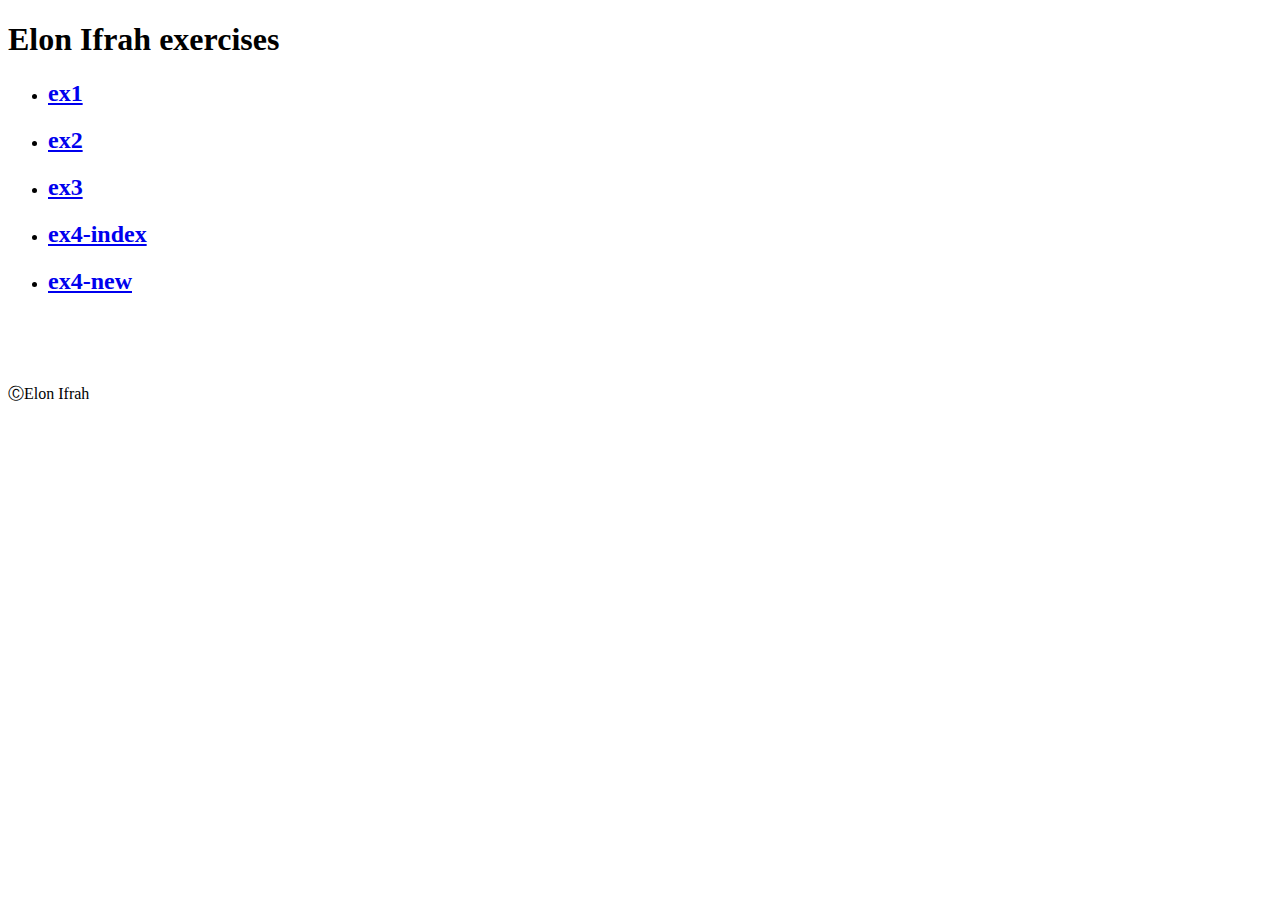
<file: index.html>
<!DOCTYPE html>
<html lang="en-US">

    <head>
        <meta charset="UTF-8"/>
        <title>Elon Ifrah</title> 
        <meta name="viewport" content="width=device-width, initial-scale=1" />
        <meta http-equiv="X-UA-Compatible" content="IE=egde" />
    </head>

    <body>

        <header>
            <h1>Elon Ifrah exercises</h1>
        </header>

        <main>
        <ul>
            <li><a href="exercises/ex1/index.html"><h2>ex1</h2></a></li>
            <li><a href="exercises/ex2/index.html"><h2>ex2</h2></a></li>
            <li><a href="exercises/ex3/index.html"><h2>ex3</h2></a></li>
            <li><a href="exercises/ex4/index.html"><h2>ex4-index</h2></a></li>
            <li><a href="exercises/ex4/new.html"><h2>ex4-new</h2></a></li>
            
            
        </ul>
        </main>

        <br><br><br>
        <footer>
            <p>ⒸElon Ifrah</p>
        </footer>
    </body>
</html>
</file>
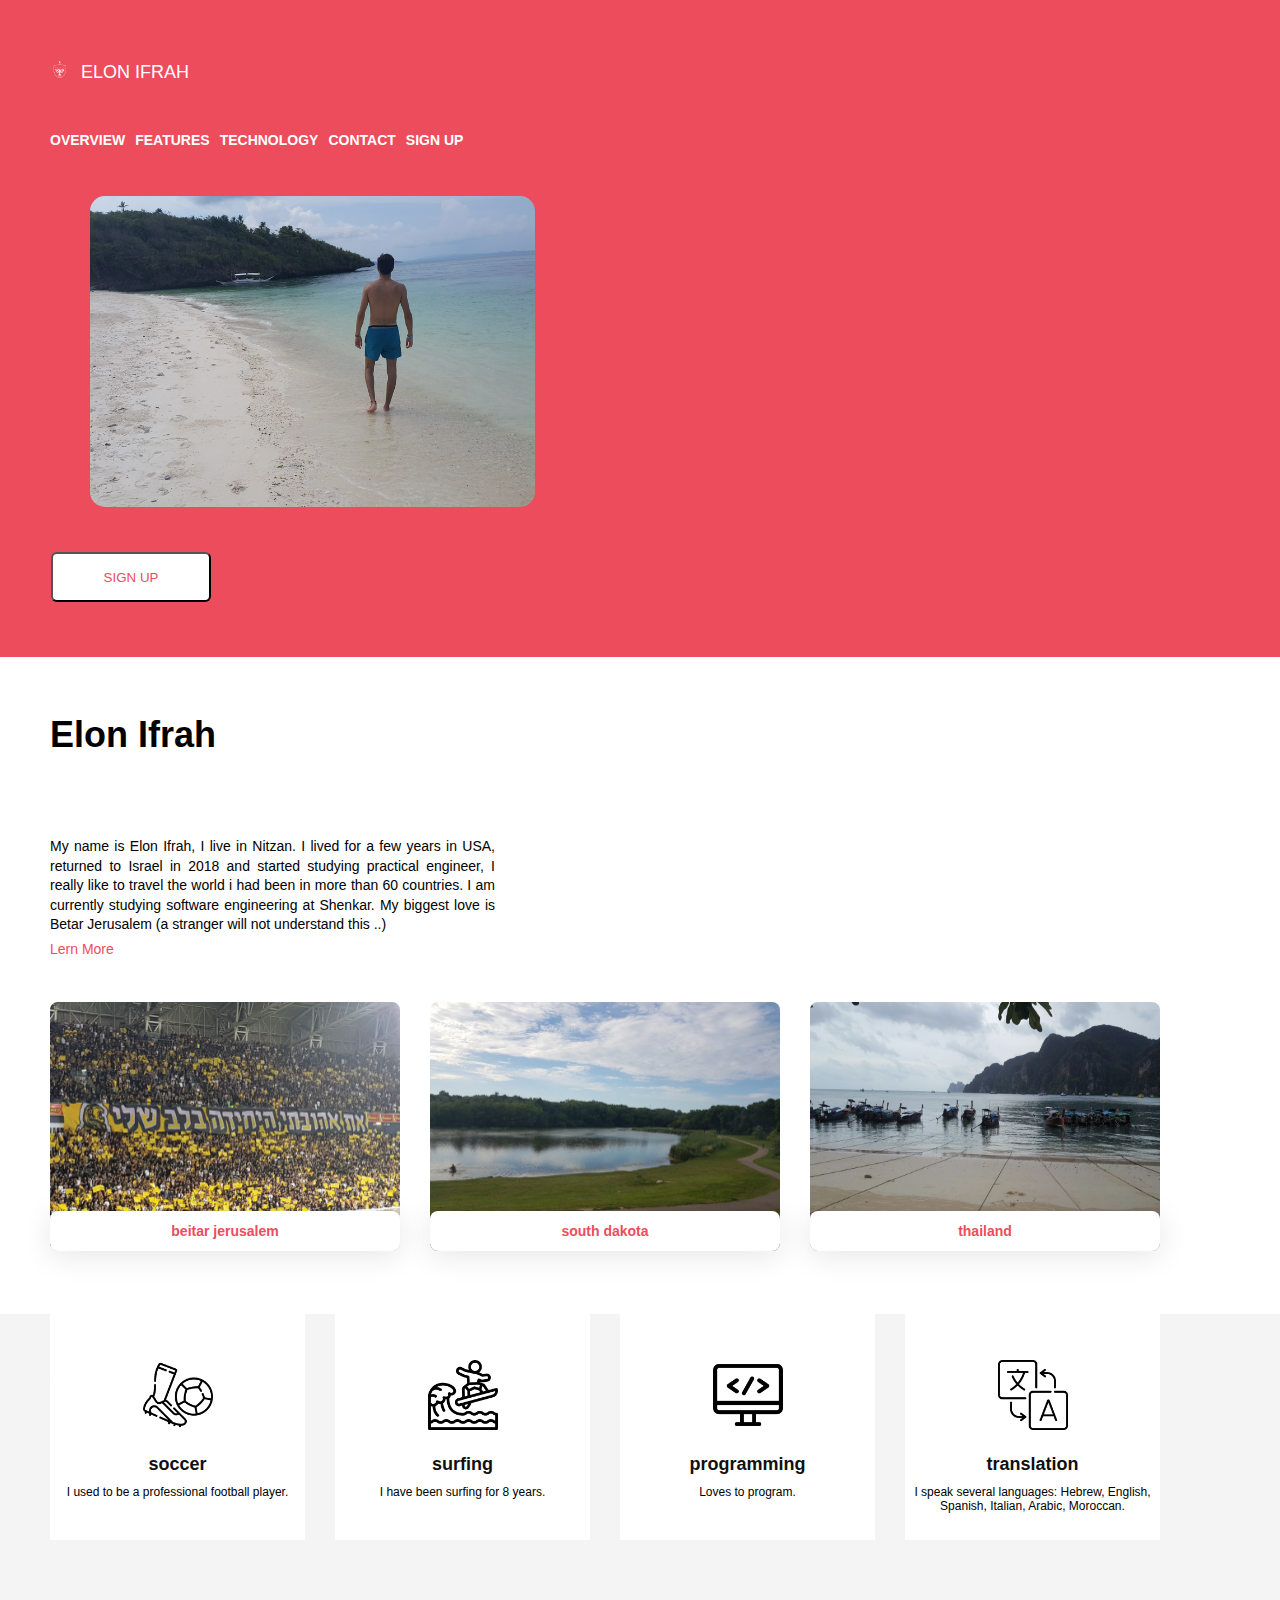
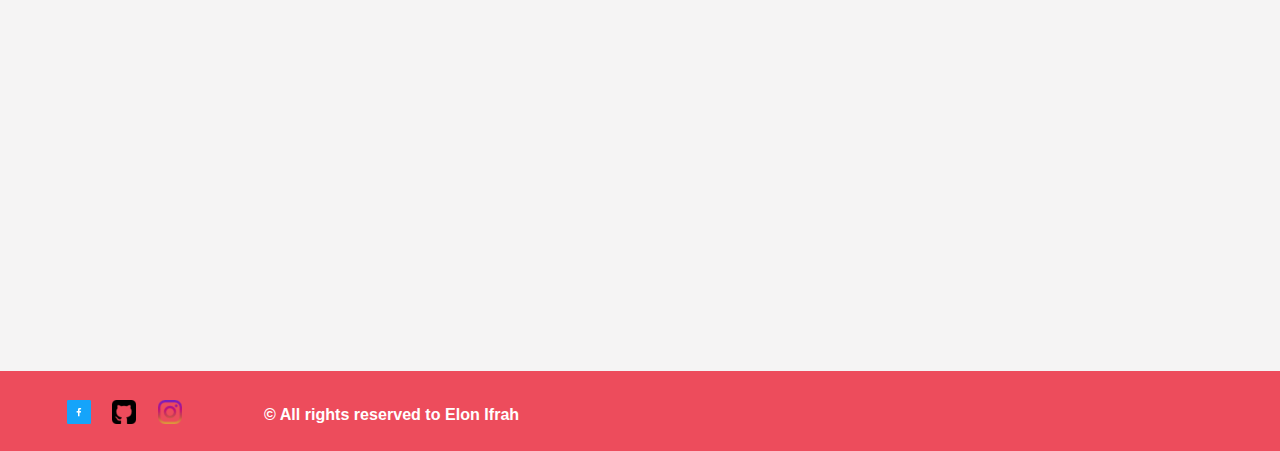
<file: exercises/ex2/index.html>
<!DOCTYPE html>
<html lang="en-US">

<head>
	<meta charset="UTF-8" />
	<title>Elon Ifrah</title>
	<meta name="viewport" content="width=device-width, initial-scale=1.0" />
	<meta http-equiv="X-UA-Compatible" content="IE=egde" />
	<link href="css/style.css" rel="stylesheet" />
	<link rel = "icon" href="./images/1logo.png" >
</head>

<body>

	<header>
		<a href="#" id="logo">
			<span>Elon Ifrah</span>
		</a>
		<nav>
			<a href="#">OVERVIEW</a>
			<a href="#">FEATURES</a>
			<a href="#">TECHNOLOGY</a>
			<a href="#">CONTACT</a>
			<a href="#">SIGN UP</a>
		</nav>
		<img src="images/Elon img.png" alt="header img" title="header img">
		<button>SIGN UP</button>
	</header>

	<main>
		<!---->
		<section id="storge">
			<article id="h1">
				Elon Ifrah
			</article>
			<p id = my-data>My name is Elon Ifrah, I live in Nitzan.
				I lived for a few years in USA, returned to Israel in 2018 and started studying practical engineer,
				I really like to travel the world i had been in more than 60 countries.
				I am currently studying software engineering at Shenkar.
				My biggest love is Betar Jerusalem (a stranger will not understand this ..)
			</p>
			<a id="Lern-More" href="#">Lern More</a>
			<section id ="ribua">
				<img class="imgribua" id="left" src="images/beitar jerusalem.jpg" alt="beitar" title="beitar">
				<article class="sub" id="sub1">
				<a class="link" href="#">beitar jerusalem</a>
				</article>
            </section>
				<section id ="ribua">
					<img class="imgribua" id="middle" src="images/south dakota.jpg" alt="south dakota" title="south dakota">
					<article class="sub" id="sub2">
					<a class="link" href="#">south dakota</a>
					</article>
					</section>
					<section id ="ribua">
						<img class="imgribua" id="right" src="images/thailand.JPG" alt="thailand" title="thailand">
						<article class="sub" id="sub3">
						<a class="link" href="#">thailand</a>
						</article>
					</section>
				</article>
		</section>

	
		<section id="myskills">
            <article id="tecskills">Technology</article>
			<article calss="ribuaicon">
				<a class="skills" id="one" href="#">
					<img class="tecimg" src="./images/soccer.png" alt="soccer" title="soccer">
					<article class="techeader">soccer</article>
					<p class="datatec">I used to be a professional football player.</p>
                </a>
            </article>
		

			
				<article id="tecskills" Technology></article>
				<article calss="ribuaicon">
					<a class="skills" id="two" href="#">
						<img class="tecimg" src="./images/surfing.png" alt="surfing" title="surfing">
						<article class="techeader">surfing</article>
						<p class="datatec">I have been surfing for 8 years.</p>
					</a>
				</article>



					<article id="tecskills" Technology></article>
					<article calss="ribuaicon">
						<a class="skills" id="three" href="#">
							<img class="tecimg" src="./images/programming.png" alt="programming" title="programming">
							<article class="techeader">programming</article>
							<p class="datatec">Loves to program.</p>
						</a>
					</article>
			
				

						<article id="tecskills" Technology></article>
						<article calss="ribuaicon">
							<a class="skills" id="four" href="#">
								<img class="tecimg" src="./images/translation.png" alt="translation" title="translation">
								<article class="techeader">translation</article>
								<p class="datatec">I speak several languages: Hebrew, English, Spanish, Italian, Arabic, Moroccan.</p>
							</a>
						</article>
					</section>
				</section>
			</section>
		</section>
        
	
    </main>

	<footer>
		<section id="social">
		<a href="https://www.facebook.com/elon.ifrah"><img class="socialfooter" src="images/facebook.png" alt="Facebook" title="Facebook"></a>
		<a href="https://github.com/elonifrah"><img class="socialfooter" src="images/github.png" alt="Mail" title="Mail"></a>
		<a href="https://www.instagram.com/elonifrah/"><img class="socialfooter" src="images/instagram.png" alt="Twitter" title="Twitter"></a>
		</section>
		<article class="end">
		<h6>&#169; All rights reserved to Elon Ifrah</h6>
		</article>
	</footer>

</body>

</html>
</file>
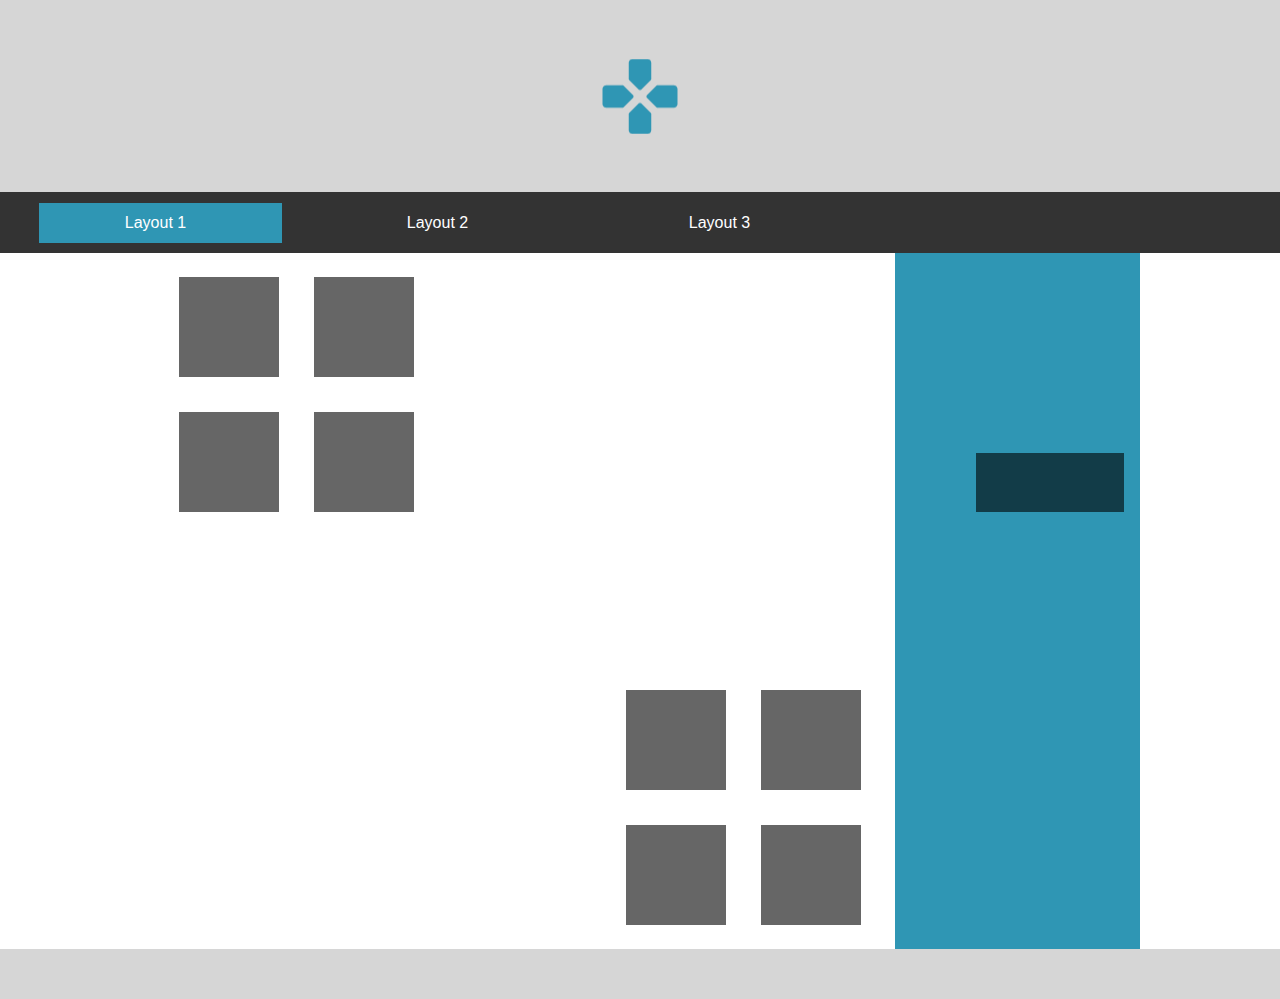
<file: exercises/ex3/index.html>
<!DOCTYPE html>
<html lang="en-US">

<head>
	<meta charset="UTF-8" />
	<title>Elon Ifrah | Layout 1</title>
	<!--<meta name="viewport" content="width=device-width, initial-scale=1.0" />-->
	<meta http-equiv="X-UA-Compatible" content="IE=egde" />
	<link href="css/style.css" rel="stylesheet" />
	<link rel="icon" href="./images/1logo.png">
</head>

<body>
	<header>
		<a class="logo logo_style_lay1" href="index.html"></a>
	</header>
	<nav id="main_nav_lay1">
		<ul>
			<li><a class="nav_link_style2 nav_link_style" id="layout1-selected" href="index.html">Layout 1</a></li>
			<li><a class="nav_link_style1 nav_link_style" href="layout2.html">Layout 2</a></li>
			<li><a class="nav_link_style1 nav_link_style" href="layout3.html">Layout 3</a></li>
		</ul>
	</nav>
	<div id="wrapper">
		<main style="width: 696px; float: left;">
			<section class="cover_style_lay1 cover_color">
				<div class="black_box"></div>
				<div class="black_box"></div>
				<div class="black_box"></div>
				<div class="black_box"></div>
			</section>
			<section class="cover_style_lay3 cover_color">
				<div class="black_box"></div>
				<div class="black_box"></div>
				<div class="black_box"></div>
				<div class="black_box"></div>
			</section>
		</main>
		<aside>
			<div class="box2_lay1 black_box"></div>
			<div class="clear"></div>
		</aside>
	</div>
	<footer class="footer_lay1">
	</footer>
</body>

</html>
</file>
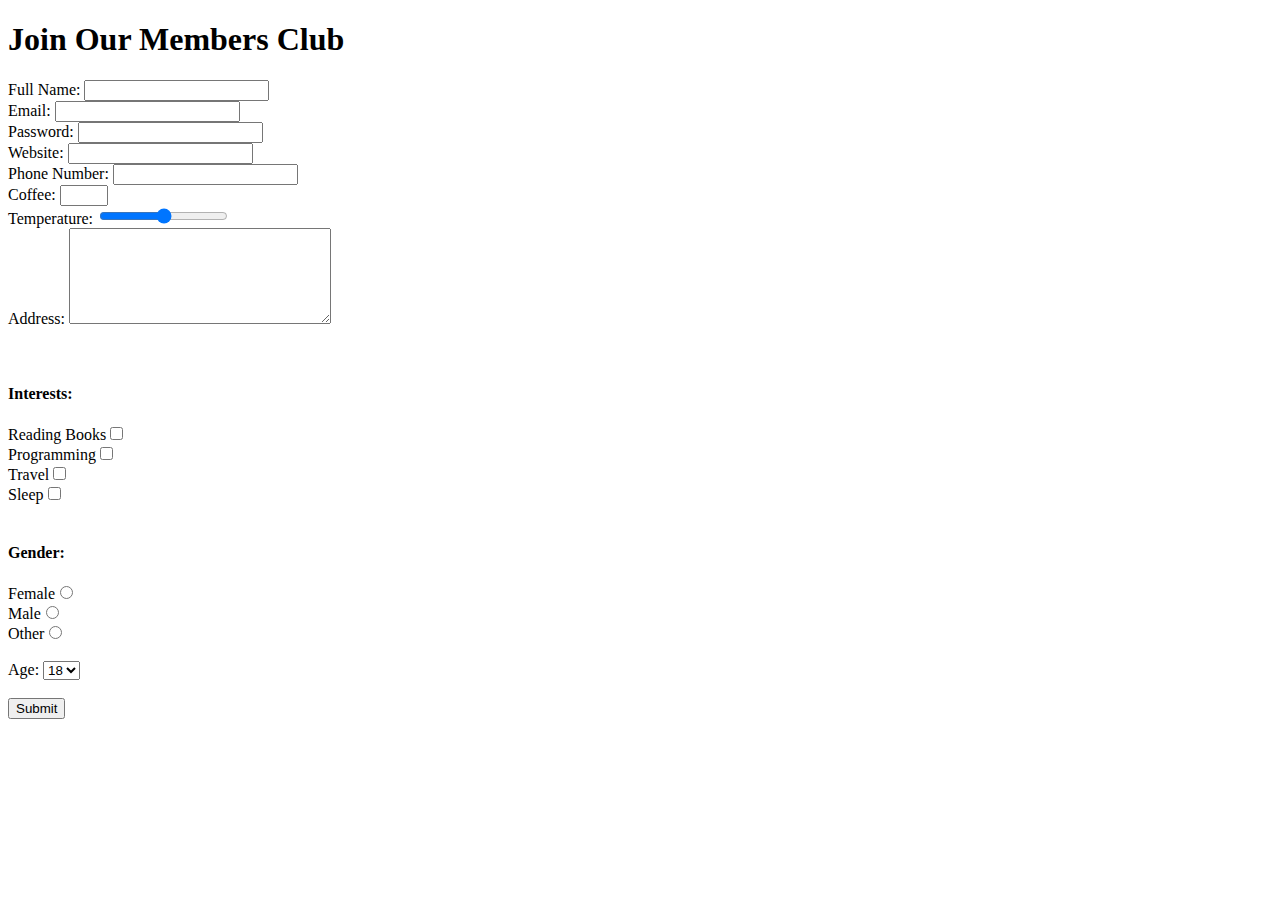
<file: exercises/ex4/index.html>
<!DOCTYPE html>
<html lang="en">
    <head>
        <meta charest="utf-8">
        <title>Fc Beitar Jerusalem</title>
    </head>
    <body>
        <h1>Join Our Members Club</h1>
        <form action="http://se.shenkar.ac.il/teach/web1/2021/get_form3.php" method="GET"  autocomplete>
            <label>Full Name:
            <input type="text" name="fullName" pattern="\w+\s\w+">
            </label><br>

            <label>Email:</label>
            <input type="email" name="mail"><br>

            <label>Password:</label>
            <input type="Password" name="pass"><br>

            <label>Website:</label>
            <input type="url" name="website"><br>

            <label>Phone Number:</label>
            <input type="tel" name="phone" pattern="[0-9]{9/10}"><br>

            <label>Coffee:</label>
            <input type="number" name="coffee" min="0" max="5"><br>

            <label>Temperature:</label>
            <input type="range" name="temper"><br>

            <label for="address">Address:</label>
            <textarea name="address" rows="6" cols="30"></textarea>
            <br>
            <br>
            <br>


            <h4>Interests:</h4>
            <label>Reading Books<input type="checkbox" name="interests[]" value="Reading Books"/></label><br>
            <label>Programming<input type="checkbox" name="interests[]" value="coding"/></label><br>
            <label>Travel<input type="checkbox" name="interests[]" value="Travel"/></label><br>
            <label>Sleep<input type="checkbox" name="interests[]" value="bed"/></label><br><br>

            <h4>Gender:</h4>
            <label>Female<input type="radio" name="gender" value="female"></label><br>
            <label>Male<input type="radio" name="gender" value="male"></label><br>
            <label>Other<input type="radio" name="gender" value="other"></label><br><br>


            <label for="age"> Age:
                <select name="age">
                    <option value="18">18</option>
                    <option value="19">19</option>
                    <option value="20">20</option>
                    <option value="21">21</option>
                    <option value="22">22</option>
                    <option value="23">23</option>
                    <option value="24">24</option>
                </select>
            </label>
            <br>
            <br>

            <input type="submit">
        </form>
    </body>
</html>
</file>
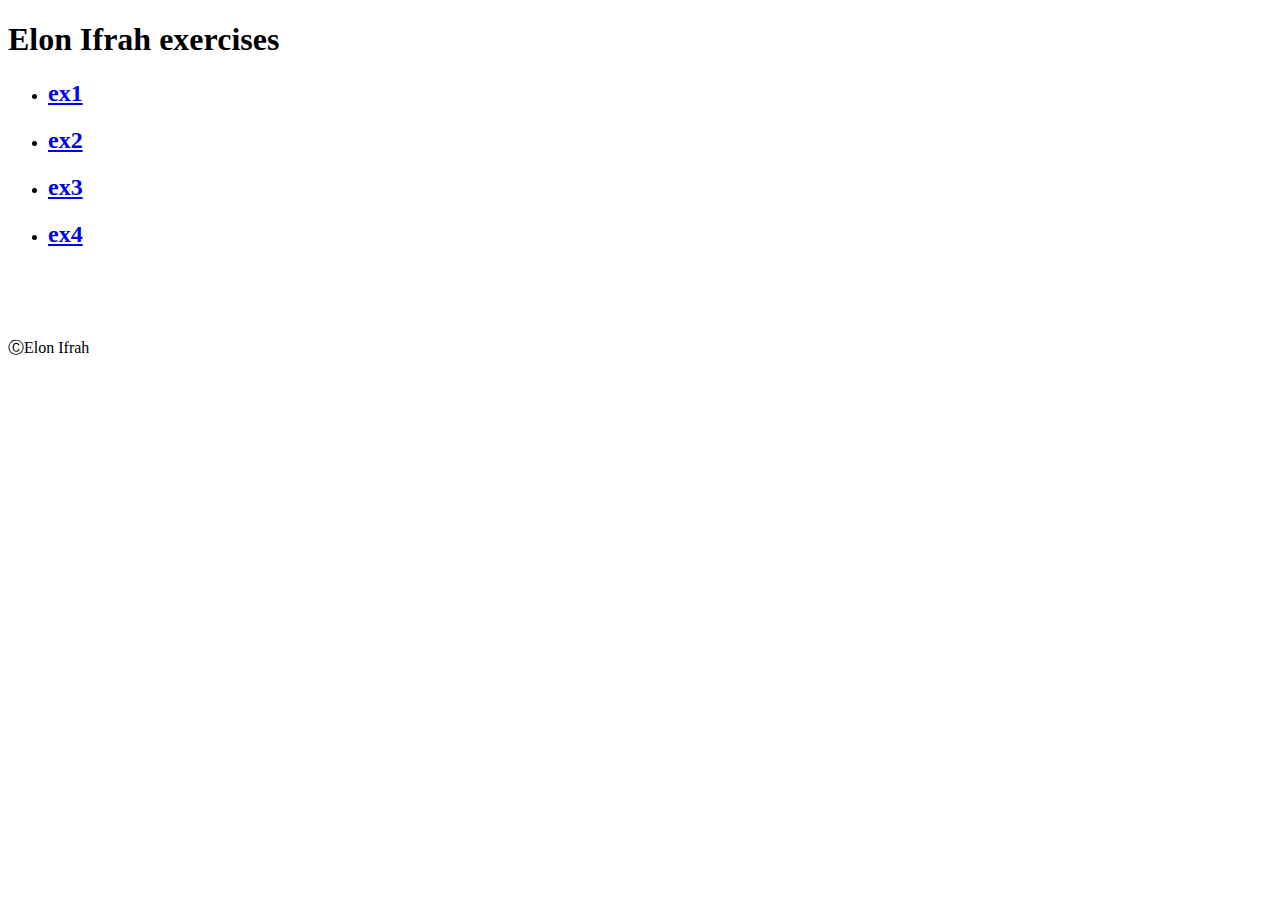
<file: exercises.html>
<!DOCTYPE html>
<html lang="en-US">

    <head>
        <meta charset="UTF-8"/>
        <title>Elon Ifrah</title> 
        <meta name="viewport" content="width=device-width, initial-scale=1" />
        <meta http-equiv="X-UA-Compatible" content="IE=egde" />
    </head>

    <body>

        <header>
            <h1>Elon Ifrah exercises</h1>
        </header>

        <main>
        <ul>
            <li><a href="exercises/ex1/index.html"><h2>ex1</h2></a></li>
            <li><a href="#"><h2>ex2</h2></a></li>
            <li><a href="#"><h2>ex3</h2></a></li>
            <li><a href="#"><h2>ex4</h2></a></li>
            
        </ul>
        </main>

        <br><br><br>
        <footer>
            <p>ⒸElon Ifrah</p>
        </footer>
    </body>
</html>
</file>
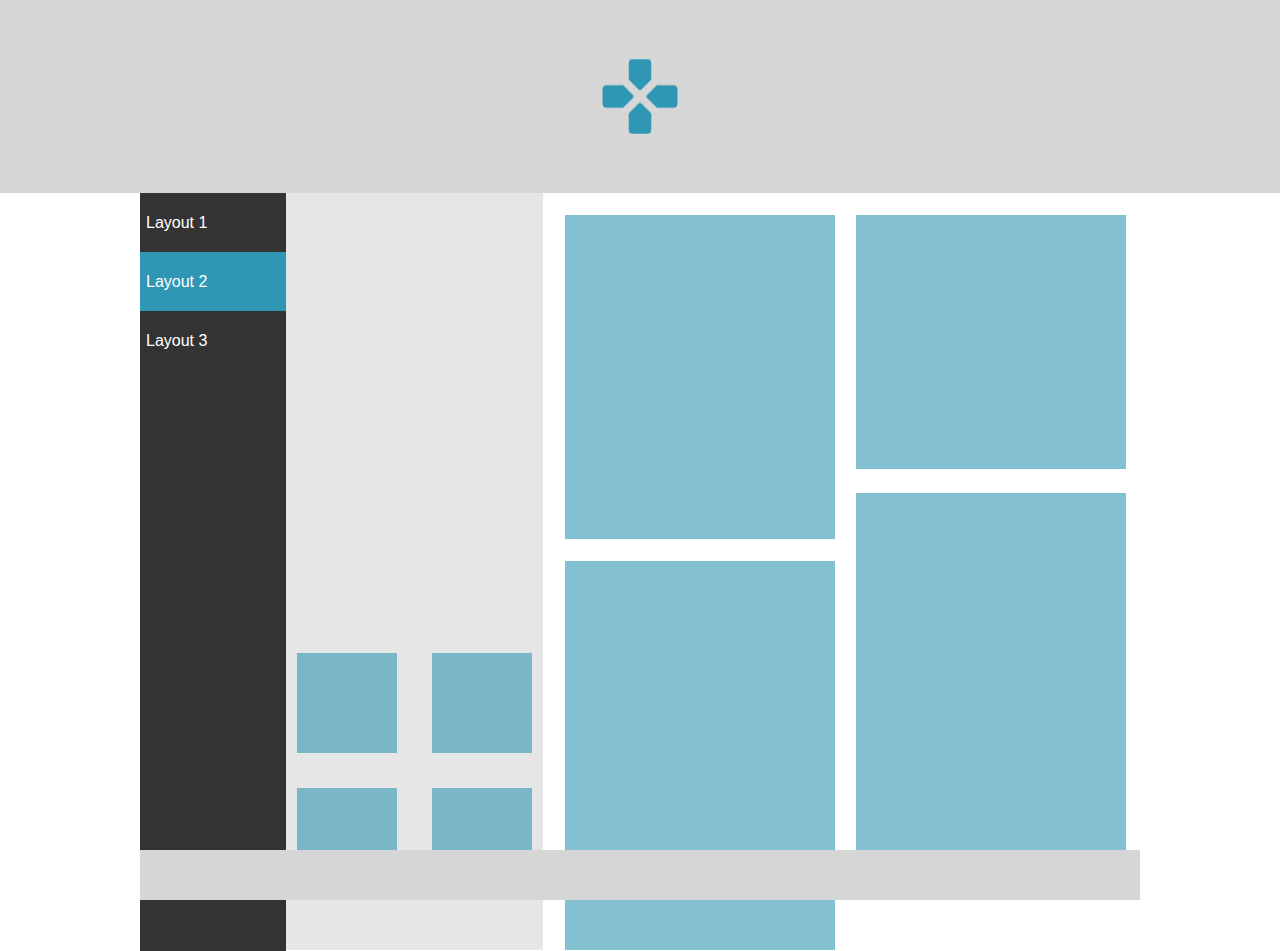
<file: exercises/ex3/layout2.html>
<!DOCTYPE html>
<html lang="en-US">
<head>
	<meta charset="UTF-8" />
	<title>Elon Ifrah | Layout 2</title>
	<!--<meta name="viewport" content="width=device-width, initial-scale=1.0" />-->
	<meta http-equiv="X-UA-Compatible" content="IE=egde" />
	<link href="css/style.css" rel="stylesheet" />
	<link rel = "icon" href="./images/1logo.png" >
</head>
	<body>
			<header class="logo_style_lay2">
				<a class="logo" href="index.html"></a>	
			</header>
		<div id="wrapper">
			<main>
				<nav id="main_nav_lay2">
					<ul>
						<li><a class="nav_link_style1 nav_link_style3" href="index.html"><p>Layout 1</p></a></li>
						<li><a class="nav_link_style2 nav_link_style3" id="layout1-selected" href="layout2.html"><p>Layout 2</p></a></li>
						<li><a class="nav_link_style1 nav_link_style3" href="layout3.html"><p>Layout 3</p></a></li>
					</ul>
				</nav>
				<section class="cover_style_lay2 cover_color">
					<div class="box1_lay2 black_box lay2_box_width"></div>
					<div class="box2_lay2 black_box lay2_box_width"></div>
					<div class="box3_lay2 black_box lay2_box_width"></div>
					<div class="box4_lay2 black_box lay2_box_width"></div>
					<div class="box5_lay2 black_box lay2_box_width"></div>
				
				<section id="on_lay2" class="cover_style_lay2_box">
					<div class="black_box"></div>
					<div class="black_box"></div>
					<div class="black_box"></div>
					<div class="black_box"></div>
				</section>
				<div class="clear"></div>
			</main>
			
			<footer class="footer_lay2">
			</footer>
		</div>
	</body>
</html>
</file>
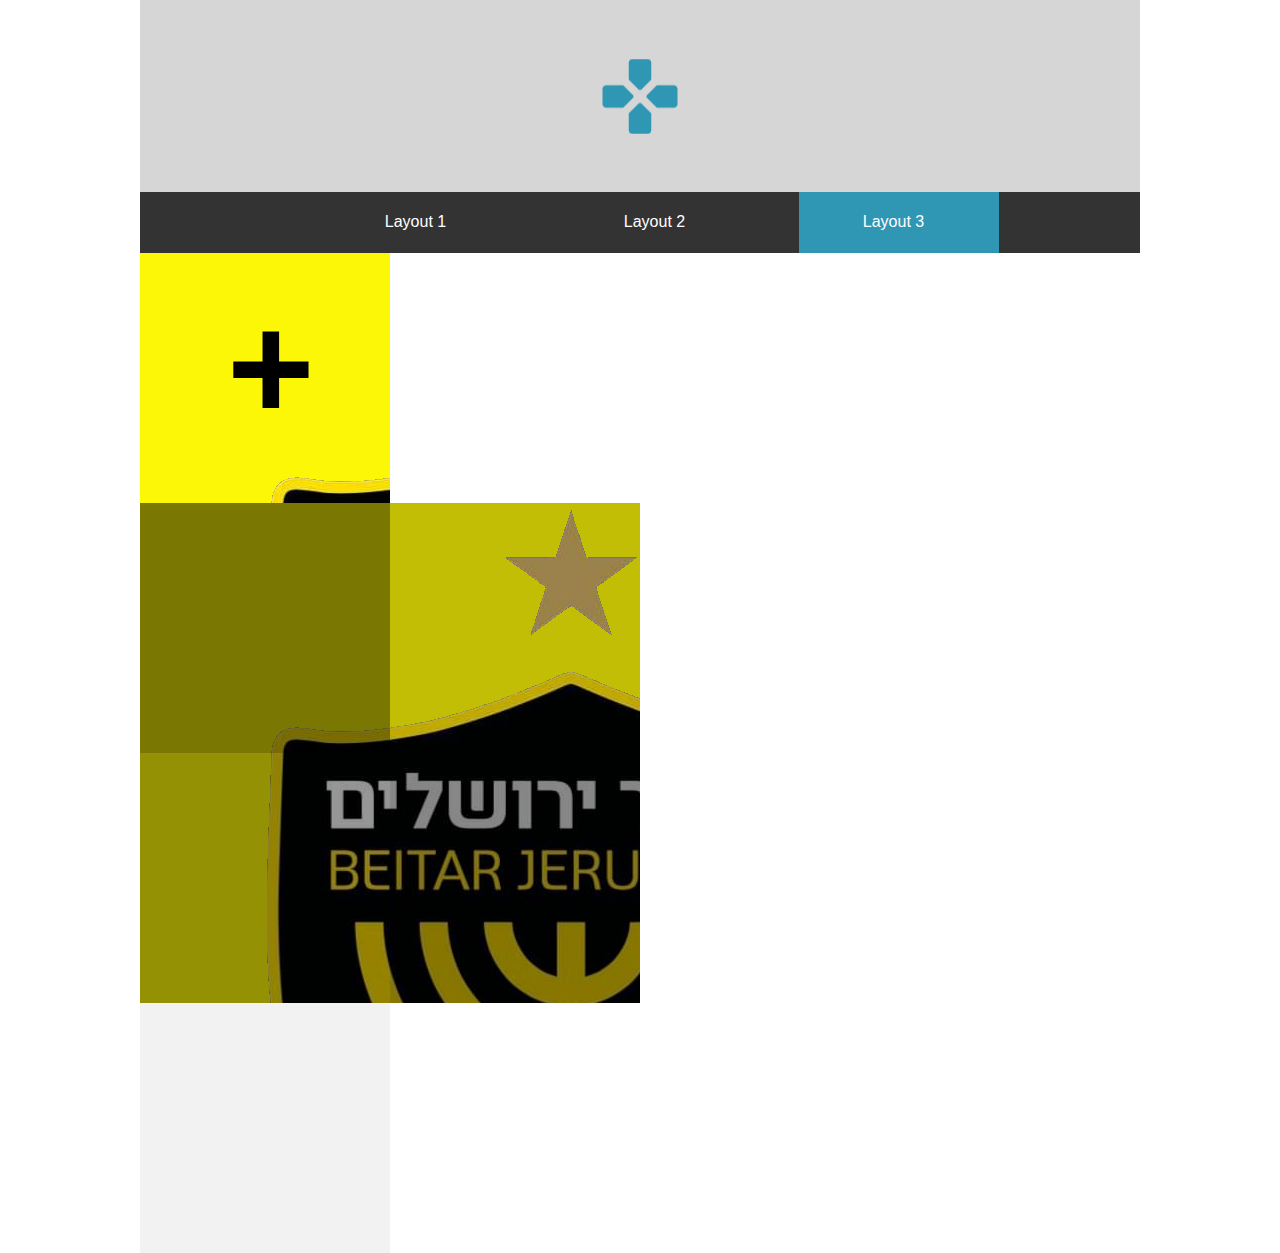
<file: exercises/ex3/layout3.html>
<!DOCTYPE html>
	<html lang="en-US">
	<head>
		<meta charset="UTF-8" />
		<title>Elon Ifrah | Layout 3</title>
		<script src="https://code.jquery.com/jquery-3.3.1.min.js" integrity="sha256-FgpCb/KJQlLNfOu91ta32o/NMZxltwRo8QtmkMRdAu8=" crossorigin="anonymous"></script>
    	<script src="js/main.js"></script>
		<!--<meta name="viewport" content="width=device-width, initial-scale=1.0" />-->
		<meta http-equiv="X-UA-Compatible" content="IE=egde" />
		<meta name="viewport" content="width=device-width">
		<link href="css/style.css" rel="stylesheet" />
		<link rel = "icon" href="./images/1logo.png" >
	</head>


	<body>
		<div id="wrapperl3">
			<header class="header_lay3">
				<section class="left_side_lay3">
					<a class="logo" href="index.html"></a>
					<p class="button">+</p>
				</section>
			</header>
			<nav id="main_nav_lay5">
				<ul>
					<li><a class="nav_link_style1 nav_link_style5" href="index.html">Layout 1</a></li>
					<li><a class="nav_link_style1 nav_link_style5" href="layout2.html">Layout 2</a></li>
					<li><a class="nav_link_style2 nav_link_style5" id="layout1-selected" href="layout3.html">Layout 3</a></li>
				</ul>
			</nav>
			<main class="main_lay3"></main>
			<section class="right_side_lay3"></section>
		</div>
		
	</body>
</html>
</file>
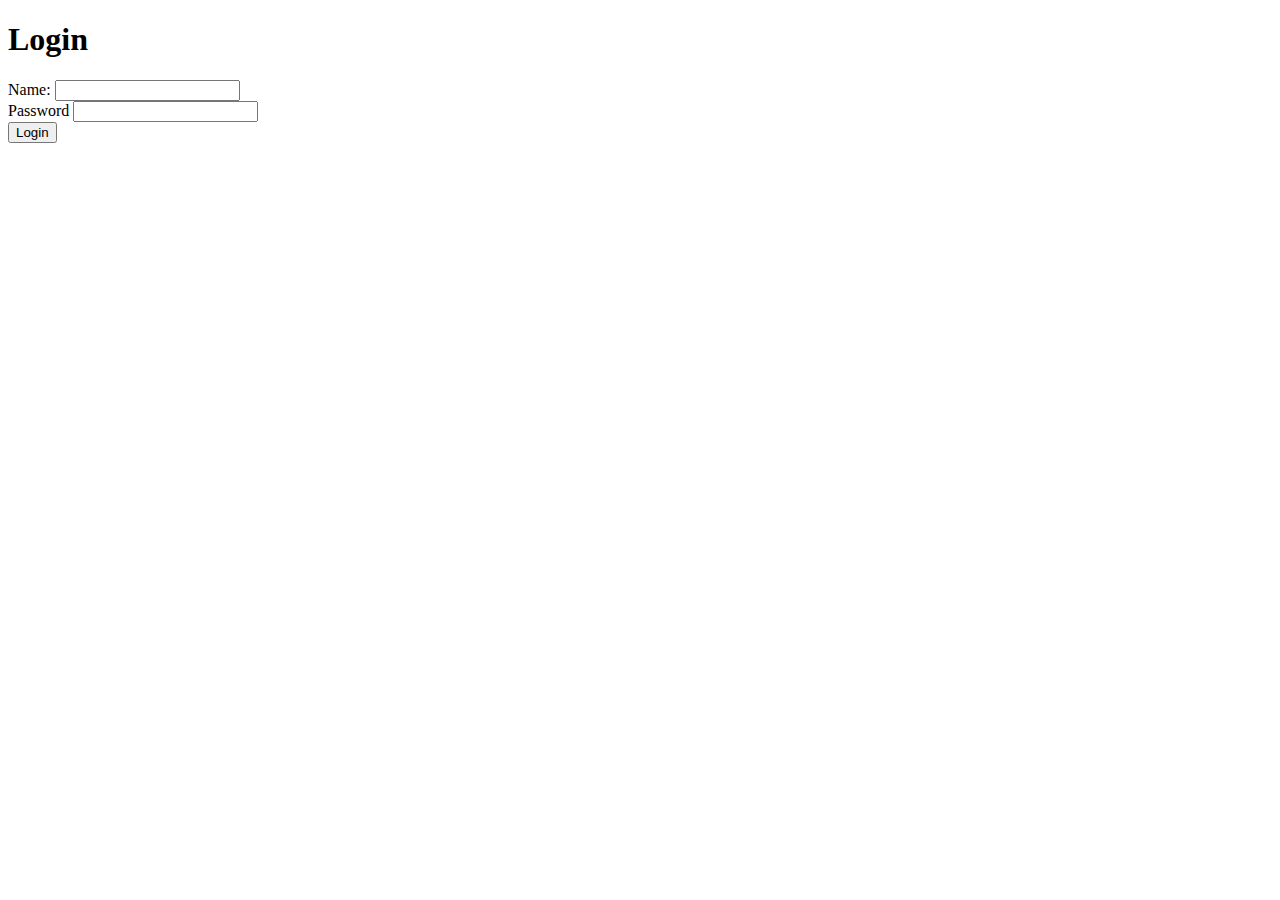
<file: exercises/ex4/new.html>
<!DOCTYPE html>
<html lang="en">

<head>
    <meta charest="utf-8">
    <title>Fc Beitar Jerusalem Login</title>
</head>

<body>
    <h1>Login</h1>
    <form action="http://se.shenkar.ac.il/students/2020-2021/web1/dev_66/exercises/ex4/get_params.php" method="GET"
        autocomplete>
        <label>Name:
            <input type="text" name="userName">
        </label>
        <br>
        <label>Password</label>
        <input type="password" name="password">
        <br>
        <input type="submit" value="Login">

    </form>
</body>

</html>
</file>
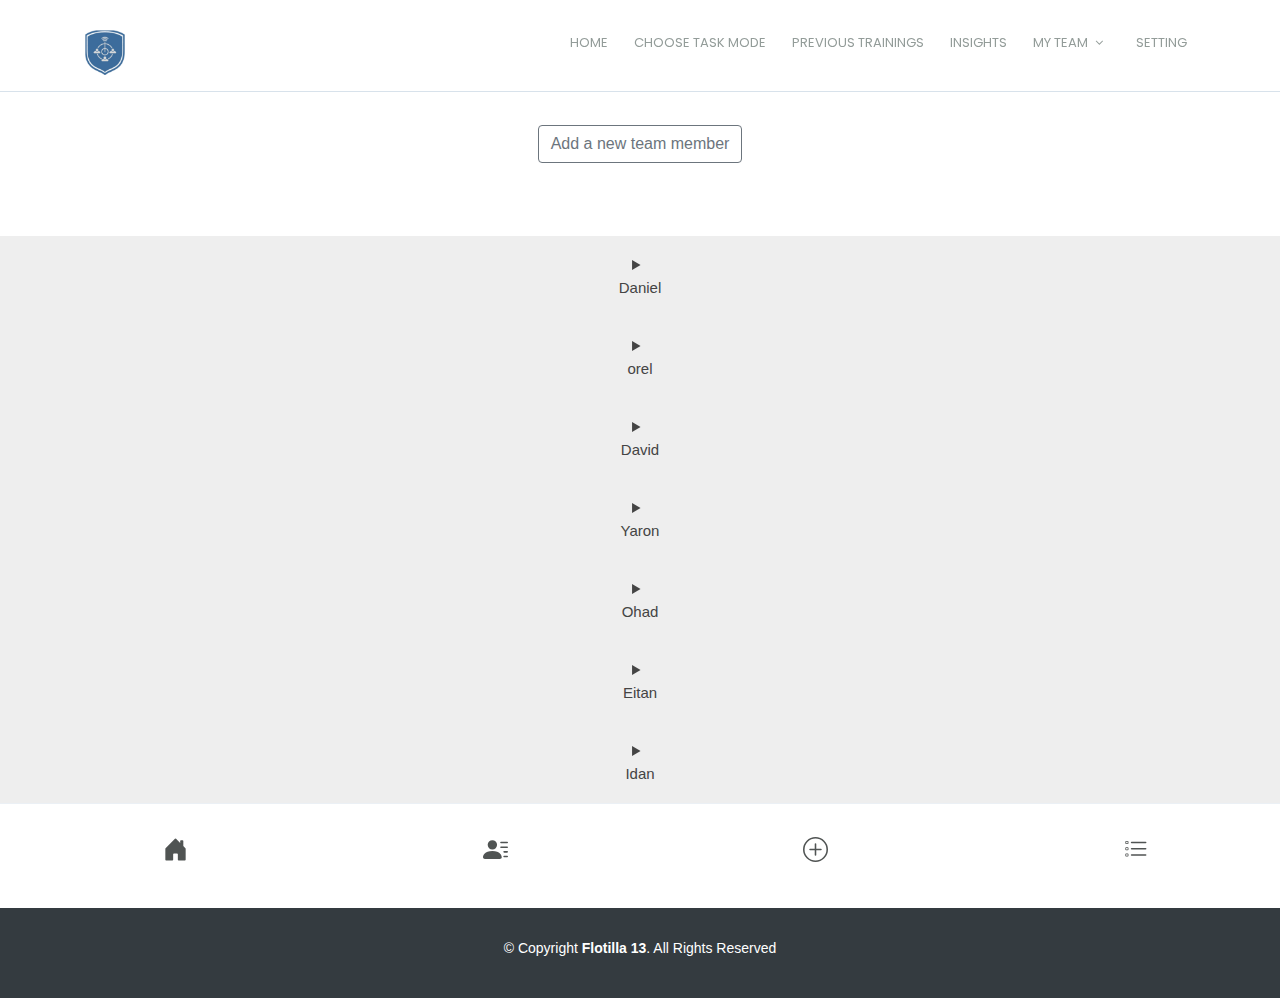
<file: exercises/ex5/connect-list.html>
<!DOCTYPE html>
<html lang="en">
<head>
  <meta charset="utf-8">
  <title>list page</title>
  <meta content="width=device-width, initial-scale=1.0" name="viewport">
  <link rel="preconnect" href="https://fonts.gstatic.com"> <!--font before style sheet-->
  <link href="https://fonts.googleapis.com/css2?family=Quicksand:wght@300&display=swap" rel="stylesheet"> 
  
  <link rel="stylesheet" href="https://cdn.jsdelivr.net/npm/bootstrap-icons@1.4.1/font/bootstrap-icons.css">

  <link href="https://cdn.jsdelivr.net/npm/bootstrap@5.0.0-beta3/dist/css/bootstrap.min.css" rel="stylesheet" 
  integrity="sha384-eOJMYsd53ii+scO/bJGFsiCZc+5NDVN2yr8+0RDqr0Ql0h+rP48ckxlpbzKgwra6" crossorigin="anonymous">

  <link
  rel="stylesheet" href="https://stackpath.bootstrapcdn.com/bootstrap/4.1.3/css/bootstrap.min.css"
  integrity="sha384-MCw98/SFnGE8fJT3GXwEOngsV7Zt27NXFoaoApmYm81iuXoPkFOJwJ8ERdknLPMO"
  crossorigin="anonymous"
  />

  <!-- Google Fonts -->
  <link href="https://fonts.googleapis.com/css?family=Open+Sans:300,300i,400,400i,700,700i|Poppins:300,400,500,700" rel="stylesheet">
      
  <!-- Bootstrap CSS File -->
  <link href="lib/bootstrap/css/bootstrap.min.css" rel="stylesheet">

  <!-- Libraries CSS Files -->
  <link href="lib/font-awesome/css/font-awesome.min.css" rel="stylesheet">
  <link href="lib/animate/animate.min.css" rel="stylesheet">

    <link rel="stylesheet" href="css/style1.css">
        
</head>

<body id="mainObj">

   <!--==========================
  Header
  ============================-->
  <header id="header">
    <div class="container">

      <div id="logo" class="pull-left">
        <a href="index.html"><img src="img/logo.png" alt="logoo" title="logo" /></img></a>
      </div>

      <nav id="nav-menu-container">
        <ul class="nav-menu">
          <li><a href="index.html">Home</a></li>
          <li><a href="#">Choose task mode</a></li>
          <li><a href="#">Previous trainings</a></li>
          <li><a href="#">Insights</a></li>
          <li class="menu-has-children"><a href="connect-list.html">My team</a>
            <ul>
              <li class="menu-active"><a href="#">Add a team member</a></li>
              <li class="menu-has-children"><a href="#">Edit personal details</a>
                <ul>
                  <li><a href="#">Rename</a></li>
                  <li><a href="#">Delete</a></li>
                  <li><a href="#">Change</a></li>
                </ul>
              </li>
              <li><a href="#">Pending requests</a></li>
            </ul>
          </li>
          <li><a href="#">Setting</a></li>
        </ul>
      </nav><!-- #nav-menu-container -->
    </div>
  </header><!-- #header -->

  
<nav aria-label="breadcrumb">
    <ol class="breadcrumb">
      <li class="breadcrumb-item"><a href="index.html">Home</a></li>
      <li class="breadcrumb-item active" aria-current="page">My team</li>
    </ol>
  </nav>
  
  
  <div style="text-align: center;margin-top: 100px;">
  <a href="form.html"><button type="button" class="btn btn-outline-secondary">Add a new team member</button></a>
  </div>
        <br><br>
        <details>  
            <summary><br>Daniel</summary>
            <a href="mainObj.html" style="text-decoration:none"><h5>225698</h5></a>  
        </details>  
        <details>  
            <summary><br>orel</summary>  
            <h5>809111</h5>  
        </details>  
        <details>  
            <summary><br>David</summary>  
            <h5>789522</h5>  
        </details>  
        <details>  
            <summary><br>Yaron</summary>  
            <h5>543699</h5>  
        </details>  
        <details>  
            <summary><br>Ohad</summary>  
            <h5>223579</h5>  
        </details>  
        <details>  
            <summary><br>Eitan</summary>  
            <h5>852147</h5>  
        </details>  
        <details>  
            <summary><br></rb>Idan</summary>  
            <h5>369771</h5>  
        </details>  
        


        <footer>
            <nav id="footer-nav">
                <ul id="footer-ul">
                    <li><a href="index.html">
                        <section>
        
                            <svg xmlns="http://www.w3.org/2000/svg" width="16" height="16" fill="currentColor" 
                            class="bi bi-house-door-fill" viewBox="0 0 16 16" id="homeBtn">
                            <path d="M6.5 14.5v-3.505c0-.245.25-.495.5-.495h2c.25 0 .5.25.5.5v3.5a.5.5 0 0 0 .5.5h4a.5.5 0 0 0 .5-.5v-7a.5.5 0 0 0-.146-.354L13 5.793V2.5a.5.5 0 0 0-.5-.5h-1a.5.5 0 0 0-.5.5v1.293L8.354 1.146a.5.5 0 0 0-.708 0l-6 6A.5.5 0 0 0 1.5 7.5v7a.5.5 0 0 0 .5.5h4a.5.5 0 0 0 .5-.5z"/>
                            </svg>
            
                        </section>
                    </a></li>    
                    
                    <li><a href="#">
                        <section>
        
                            <svg xmlns="http://www.w3.org/2000/svg" width="16" height="16" fill="currentColor" 
                            class="bi bi-person-lines-fill" viewBox="0 0 16 16" id="myTeamBtn">
                            <path d="M6 8a3 3 0 1 0 0-6 3 3 0 0 0 0 6zm-5 6s-1 0-1-1 1-4 6-4 6 3 6 4-1 1-1 1H1zM11 3.5a.5.5 0 0 1 .5-.5h4a.5.5 0 0 1 0 1h-4a.5.5 0 0 1-.5-.5zm.5 2.5a.5.5 0 0 0 0 1h4a.5.5 0 0 0 0-1h-4zm2 3a.5.5 0 0 0 0 1h2a.5.5 0 0 0 0-1h-2zm0 3a.5.5 0 0 0 0 1h2a.5.5 0 0 0 0-1h-2z"/>
                            </svg>
            
                        </section>
                    </a></li>  
        
                    <li><a href="form.html">
                        <section>
        
                            <svg xmlns="http://www.w3.org/2000/svg" width="16" height="16" fill="currentColor" 
                            class="bi bi-plus-circle" viewBox="0 0 16 16" id="addBtn">
                            <path d="M8 15A7 7 0 1 1 8 1a7 7 0 0 1 0 14zm0 1A8 8 0 1 0 8 0a8 8 0 0 0 0 16z"/>
                            <path d="M8 4a.5.5 0 0 1 .5.5v3h3a.5.5 0 0 1 0 1h-3v3a.5.5 0 0 1-1 0v-3h-3a.5.5 0 0 1 0-1h3v-3A.5.5 0 0 1 8 4z"/>
                            </svg>
            
                        </section>
                    </a></li>  
                    
                    <li><a href="#">
                        <section>
        
                            <svg xmlns="http://www.w3.org/2000/svg" width="16" height="16" fill="currentColor" 
                            class="bi bi-list-task" viewBox="0 0 16 16" id="chooseTaskBtn">
                            <path fill-rule="evenodd" d="M2 2.5a.5.5 0 0 0-.5.5v1a.5.5 0 0 0 .5.5h1a.5.5 0 0 0 .5-.5V3a.5.5 0 0 0-.5-.5H2zM3 3H2v1h1V3z"/>
                            <path d="M5 3.5a.5.5 0 0 1 .5-.5h9a.5.5 0 0 1 0 1h-9a.5.5 0 0 1-.5-.5zM5.5 7a.5.5 0 0 0 0 1h9a.5.5 0 0 0 0-1h-9zm0 4a.5.5 0 0 0 0 1h9a.5.5 0 0 0 0-1h-9z"/>
                            <path fill-rule="evenodd" d="M1.5 7a.5.5 0 0 1 .5-.5h1a.5.5 0 0 1 .5.5v1a.5.5 0 0 1-.5.5H2a.5.5 0 0 1-.5-.5V7zM2 7h1v1H2V7zm0 3.5a.5.5 0 0 0-.5.5v1a.5.5 0 0 0 .5.5h1a.5.5 0 0 0 .5-.5v-1a.5.5 0 0 0-.5-.5H2zm1 .5H2v1h1v-1z"/>
                            </svg>
            
                        </section>
                    </a></li>  
                </ul>
            </nav>    
        </footer>

        <!-- #footer -->
        <div id="footer">
            <div class="footer-top">
              <div class="container">
        
              </div>
            </div>
        <div class="container">
            <div class="copyright">
              &copy; Copyright <strong>Flotilla 13</strong>. All Rights Reserved
            </div>
            <div class="credits">
            </div>
          </div>
        <!-- #footer -->


        <!-- JavaScript Libraries -->
    <script src="lib/jquery/jquery.min.js"></script>
    <script src="lib/wow/wow.min.js"></script>
    <script src="lib/superfish/superfish.min.js"></script>
    <!-- Template Main Javascript File -->
    <script src="js/main.js"></script>
            
</body>
</html>
</file>
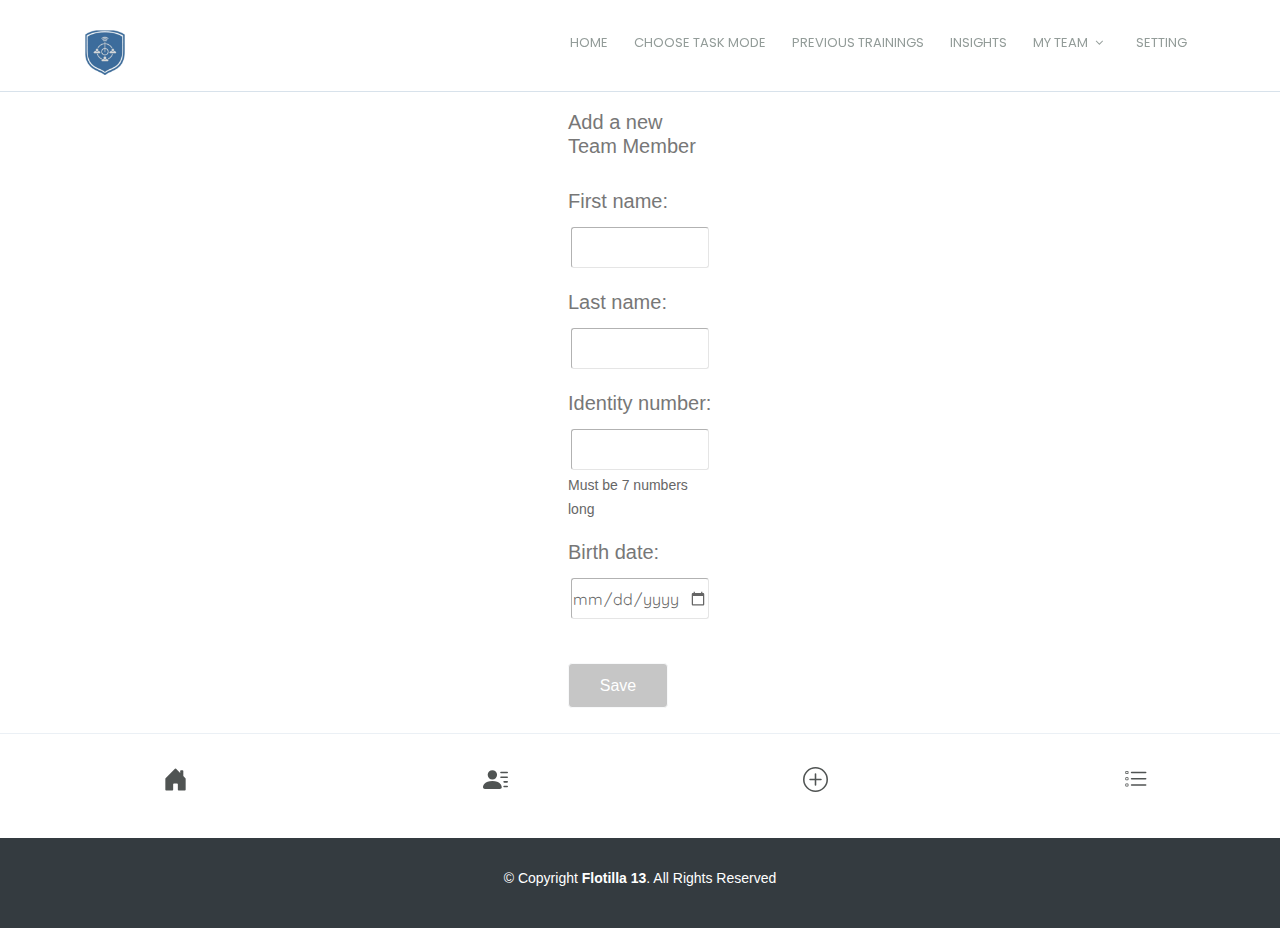
<file: exercises/ex5/form.html>
<!DOCTYPE html>
<html lang = "en">
    
     <head>

        <meta charset="UTF-8">
        <meta content="width=device-width, initial-scale=1.0" name="viewport">

        <script src="https://cdn.jsdelivr.net/npm/bootstrap@5.0.0-beta3/dist/js/bootstrap.bundle.min.js" 
        integrity="sha384-JEW9xMcG8R+pH31jmWH6WWP0WintQrMb4s7ZOdauHnUtxwoG2vI5DkLtS3qm9Ekf" crossorigin="anonymous"></script>

        <link href="https://cdn.jsdelivr.net/npm/bootstrap@5.0.0-beta3/dist/css/bootstrap.min.css" rel="stylesheet" 
        integrity="sha384-eOJMYsd53ii+scO/bJGFsiCZc+5NDVN2yr8+0RDqr0Ql0h+rP48ckxlpbzKgwra6" crossorigin="anonymous">

		    <link rel="preconnect" href="https://fonts.gstatic.com"> <!--font before style sheet-->
        <link href="https://fonts.googleapis.com/css2?family=Quicksand:wght@300&display=swap" rel="stylesheet"> 
        
        <link rel="stylesheet" href="https://cdn.jsdelivr.net/npm/bootstrap-icons@1.4.1/font/bootstrap-icons.css">

        <link href="https://cdn.jsdelivr.net/npm/bootstrap@5.0.0-beta3/dist/css/bootstrap.min.css" rel="stylesheet" 
        integrity="sha384-eOJMYsd53ii+scO/bJGFsiCZc+5NDVN2yr8+0RDqr0Ql0h+rP48ckxlpbzKgwra6" crossorigin="anonymous">

        <link
        rel="stylesheet" href="https://stackpath.bootstrapcdn.com/bootstrap/4.1.3/css/bootstrap.min.css"
        integrity="sha384-MCw98/SFnGE8fJT3GXwEOngsV7Zt27NXFoaoApmYm81iuXoPkFOJwJ8ERdknLPMO"
        crossorigin="anonymous">

        <!-- Google Fonts -->
        <link href="https://fonts.googleapis.com/css?family=Open+Sans:300,300i,400,400i,700,700i|Poppins:300,400,500,700" rel="stylesheet">
      
        <!-- Bootstrap CSS File -->
        <link href="lib/bootstrap/css/bootstrap.min.css" rel="stylesheet">
      
        <!-- Libraries CSS Files -->
        <link href="lib/font-awesome/css/font-awesome.min.css" rel="stylesheet">
        <link href="lib/animate/animate.min.css" rel="stylesheet">
   
        <link rel="stylesheet" href="css/style1.css">
		

        
		  <title>Add a new Team Member</title>

      </head>
 
       
    <body id="form">
        
  <!--==========================
  Header
  ============================-->
  <header id="header">
    <div class="container">

      <div id="logo" class="pull-left">
        <a href="index.html"><img src="img/logo.png" alt="logoo" title="logo" /></img></a>
      </div>

      <nav id="nav-menu-container">
        <ul class="nav-menu">
          <li><a href="index.html">Home</a></li>
          <li><a href="#">Choose task mode</a></li>
          <li><a href="#">Previous trainings</a></li>
          <li><a href="#">Insights</a></li>
          <li class="menu-has-children"><a href="connect-list.html">My team</a>
            <ul>
              <li class="menu-active"><a href="#">Add a team member</a></li>
              <li class="menu-has-children"><a href="#">Edit personal details</a>
                <ul>
                  <li><a href="#">Rename</a></li>
                  <li><a href="#">Delete</a></li>
                  <li><a href="#">Change</a></li>
                </ul>
              </li>
              <li><a href="#">Pending requests</a></li>
            </ul>
          </li>
          <li><a href="#">Setting</a></li>
        </ul>
      </nav><!-- #nav-menu-container -->
    </div>
  </header><!-- #header -->

      <nav aria-label="breadcrumb">
        <ol class="breadcrumb">
          <li class="breadcrumb-item"><a href="index.html">Home</a></li>
          <li class="breadcrumb-item"><a href="connect-list.html">My team</a></li>
          <li class="breadcrumb-item active" aria-current="page">Add a new team member</li>
        </ol>
      </nav>

 <div id="wrapper">  

  <h5>Add a new Team Member</h5>

  <section id="formContent">

  <label for="fname">First name:</label>
  <p><input type="text" id="fname" name="fname"></p>

  <label for="lname">Last name:</label>
 <p> <input type="text" id="lname" name="lname"></p>
  
  <label for="identityNum">Identity number:</label> 
  <p><input type="tel" id="idNum" name="idNum" aria-describedby="numberHelpInline" pattern="[0-9]{7}" required>
    <span id="numberHelpInline" >Must be 7 numbers long</span></p> 
  
  <label for="birthday">Birth date:</label>
  <p><input type="date" id="birthDate" name="birthDate"></p>
  
  <button type="button" class="btn btn-light" name="submitForm">Save</button>

</section>

</form>
    <!-- JavaScript Libraries -->
    <script src="lib/jquery/jquery.min.js"></script>
    <script src="lib/wow/wow.min.js"></script>
    <script src="lib/superfish/superfish.min.js"></script>
    <!-- Template Main Javascript File -->
    <script src="js/main.js"></script>
  
</body> 

</div>


<footer>
  <nav id="footer-nav">
      <ul id="footer-ul">
          <li><a href="index.html">
              <section>

                  <svg xmlns="http://www.w3.org/2000/svg" width="16" height="16" fill="currentColor" 
                  class="bi bi-house-door-fill" viewBox="0 0 16 16" id="homeBtn">
                  <path d="M6.5 14.5v-3.505c0-.245.25-.495.5-.495h2c.25 0 .5.25.5.5v3.5a.5.5 0 0 0 .5.5h4a.5.5 0 0 0 .5-.5v-7a.5.5 0 0 0-.146-.354L13 5.793V2.5a.5.5 0 0 0-.5-.5h-1a.5.5 0 0 0-.5.5v1.293L8.354 1.146a.5.5 0 0 0-.708 0l-6 6A.5.5 0 0 0 1.5 7.5v7a.5.5 0 0 0 .5.5h4a.5.5 0 0 0 .5-.5z"/>
                  </svg>
  
              </section>
          </a></li>    
          
          <li><a href="#">
              <section>

                  <svg xmlns="http://www.w3.org/2000/svg" width="16" height="16" fill="currentColor" 
                  class="bi bi-person-lines-fill" viewBox="0 0 16 16" id="myTeamBtn">
                  <path d="M6 8a3 3 0 1 0 0-6 3 3 0 0 0 0 6zm-5 6s-1 0-1-1 1-4 6-4 6 3 6 4-1 1-1 1H1zM11 3.5a.5.5 0 0 1 .5-.5h4a.5.5 0 0 1 0 1h-4a.5.5 0 0 1-.5-.5zm.5 2.5a.5.5 0 0 0 0 1h4a.5.5 0 0 0 0-1h-4zm2 3a.5.5 0 0 0 0 1h2a.5.5 0 0 0 0-1h-2zm0 3a.5.5 0 0 0 0 1h2a.5.5 0 0 0 0-1h-2z"/>
                  </svg>
  
              </section>
          </a></li>  

          <li><a href="#">
              <section>

                  <svg xmlns="http://www.w3.org/2000/svg" width="16" height="16" fill="currentColor" 
                  class="bi bi-plus-circle" viewBox="0 0 16 16" id="addBtn">
                  <path d="M8 15A7 7 0 1 1 8 1a7 7 0 0 1 0 14zm0 1A8 8 0 1 0 8 0a8 8 0 0 0 0 16z"/>
                  <path d="M8 4a.5.5 0 0 1 .5.5v3h3a.5.5 0 0 1 0 1h-3v3a.5.5 0 0 1-1 0v-3h-3a.5.5 0 0 1 0-1h3v-3A.5.5 0 0 1 8 4z"/>
                  </svg>
  
              </section>
          </a></li>  
          
          <li><a href="#">
              <section>

                  <svg xmlns="http://www.w3.org/2000/svg" width="16" height="16" fill="currentColor" 
                  class="bi bi-list-task" viewBox="0 0 16 16" id="chooseTaskBtn">
                  <path fill-rule="evenodd" d="M2 2.5a.5.5 0 0 0-.5.5v1a.5.5 0 0 0 .5.5h1a.5.5 0 0 0 .5-.5V3a.5.5 0 0 0-.5-.5H2zM3 3H2v1h1V3z"/>
                  <path d="M5 3.5a.5.5 0 0 1 .5-.5h9a.5.5 0 0 1 0 1h-9a.5.5 0 0 1-.5-.5zM5.5 7a.5.5 0 0 0 0 1h9a.5.5 0 0 0 0-1h-9zm0 4a.5.5 0 0 0 0 1h9a.5.5 0 0 0 0-1h-9z"/>
                  <path fill-rule="evenodd" d="M1.5 7a.5.5 0 0 1 .5-.5h1a.5.5 0 0 1 .5.5v1a.5.5 0 0 1-.5.5H2a.5.5 0 0 1-.5-.5V7zM2 7h1v1H2V7zm0 3.5a.5.5 0 0 0-.5.5v1a.5.5 0 0 0 .5.5h1a.5.5 0 0 0 .5-.5v-1a.5.5 0 0 0-.5-.5H2zm1 .5H2v1h1v-1z"/>
                  </svg>
  
              </section>
          </a></li>  
      </ul>
  </nav>    
</footer>




<!-- #footer desk -->
<div id="footer">
  <div class="footer-top">
    <div class="container">

    </div>
  </div>
<div class="container">
  <div class="copyright">
    &copy; Copyright <strong>Flotilla 13</strong>. All Rights Reserved
  </div>
  <div class="credits">
  </div>
</div>
<!-- #footer desk -->
    
</html>
</file>
<file: exercises/ex2/css/style.css>
* {
    margin:0; padding:0;
  }

  header, main, nav, section, footer {

    display: block;

}


body {

    font-family: Arial, Helvetica, sans-serif;

}


header {

    width: 100%;
    height: 657px;
    background-color: #ED4C5C;

}

a {
    text-decoration: none;
}

#logo{
    position: absolute;
    width: 188px;
    height: 17.4px;
    left: 51px;
    top: 61px;
    display: block;
    background-image: url(../images/logo.png);
    background-size: contain;
    background-repeat: no-repeat;
   
    
}

#logo span{
    
    width: 152px;
    height: 22px;
    left: 87px;
    top: 59px;
    margin-left:30px;
    font-size: 18px;
    display: flex;
    align-items: center;
    text-transform: uppercase;

    color: #FFFFFF;
    
}


nav {
    position: absolute;
    width: 445px;
    height: 22px;
    left: 50px;
    top: 129px;
    
    font-family: Arial, Helvetica, sans-serif;
    font-style: normal;
    font-weight: bold;
    font-size: 14px;
    line-height: 17px;
    display: flex;
    align-items: center;
    text-transform: uppercase;
    
    color: #FFFFFF;
}



nav a:hover {
    color: rgb(95, 95, 95);
    }

    nav a {
        line-height: 17px;
        font-size: 14px;
        color: white;
        text-transform: uppercase;
        font-style: normal;
        padding-right: 10px;


}

header img{
    position: absolute;
    width: 445px;
    height: 311px;
    left: 90px;
    top: 196px;
    border-radius: 15px;
}


button{
    position: absolute;
width: 160px;
height: 50px;
left: 51px;
top: 552px;
color: #ED4C5C;
background: #FFFFFF;
border-radius: 6px;
}

#storge {
    position: absolute;
    width: 1440px;
    height: 657px;
    left: 0px;
    top: 657px;
    
    background: #FFFFFF;
}

#h1 {
    position: absolute;
    width: 445px;
    height: 89px;
    left: 50px;
    top: 56px;

    font-family: Arial, Helvetica, sans-serif;
    font-style: normal;
    font-weight: 600;
    font-size: 36px;
    line-height: 43px;

    color: #000000;
}

#my-data{
position: absolute;
width: 445px;
height: 83px;
left: 50px;
top: 180px;

font-family: Arial, Helvetica, sans-serif;
font-style: normal;
font-weight: normal;
font-size: 14px;
line-height: 140%;
/* or 20px */

text-align: justify;

color: #000000;
}


#Lern-More{
position: absolute;
width: 71px;
height: 26.28px;
left: 50px;
top: 283px;

font-family: Arial, Helvetica, sans-serif;
font-style: normal;
font-weight: normal;
font-size: 14px;
line-height: 140%;
/* or 20px */

text-align: justify;

color: #ED4C5C;
}

#ribua {

    position: absolute;

    top: 345px;

}


.imgribua {

    position: absolute;

    width: 350px;

    height: 248.86px;

    border-radius: 8px;

}

#left {
    

    left: 50px;

    background: #C4C4C4;

}


.sub {
    

    position: absolute;
    width: 350px;
    height: 40px;
    top: 209px;
    background: #FFFFFF;
    box-shadow: 0px 5px 30px rgba(0, 0, 0, 0.1);
    border-radius: 8px;
    font-family: Arial, Helvetica, sans-serif;
    font-style: normal;
    font-weight: bold;
    font-size: 14px;
    line-height: 40px;
    text-align: center;
    color: #ED4C5C;
}


.link {

    color: #ED4C5C;

}

#sub1 {

    left: 50px;

}


#middle {

    left: 430px;

    background: #C4C4C4;

}


#sub2 {

    left: 430px;

}


#right {

    left: 810px;

    background: #C4C4C4;

}


#sub3 {
    

    left: 810px;

}


#myskills {

    position: absolute;
    width: 100%;
    height: 657px;
    top: 1314px;
    background: #F5F4F4;

}

#tecskills {

    position: absolute;
    width: 300px;
    height: 47px;
    left: 50px;
    top: 57px;
    font-family: Arial, Helvetica, sans-serif;
    font-style: normal;
    font-weight: 600;
    font-size: 36px;
    line-height: 43px;
    color: #000000;

}


.ribuaicon {

    position: absolute;

    top: 160px;

}

.skills {

    position: absolute;

    width: 255px;

    height: 226px;

    background: #FFFFFF;

}

#one {

    left: 50px;

}


.tecimg {

    position: absolute;

    top: 46px;

    width: 70px;

    height: 70px;

    padding-left: 92.5px;

}


.techeader {

    position: absolute;

    width: 255px;

    height: 22px;

    top: 139px;

    font-family: Arial, Helvetica, sans-serif;

    font-style: normal;

    font-weight: bold;

    font-size: 18px;

    line-height: 22px;

    text-align: center;

    color: #101010;

}


.datatec {

    position: absolute;

    width: 255px;

    height: 51px;

    top: 171px;

    font-family: Arial, Helvetica, sans-serif;

    font-style: normal;

    font-weight: normal;

    font-size: 12px;

    line-height: 14px;

    text-align: center;

    color: #000000;

}


#two {

    left: 335px;

}


#three {

    left: 620px;

}


#four {

    left: 905px;

}

footer {

    position: absolute;

    width: 100%;

    height: 80px;

    left: 0px;

    top: 1971px;

    background: #ED4C5C;

}



#social {

    position: absolute;

    width: 134px;

    height: 32px;

    left: 50px;

    top: 29px;

}



.socialfooter {

    width: 24px;

    height: 24px;

    margin-left: 17px;

}



.end {

    position: absolute;

    width: 340px;

    height: 28px;

    left: 264px;

    top: 29px;

    font-family: Arial, Helvetica, sans-serif;

    font-style: normal;

    font-weight: normal;

    font-size: 24px;

    line-height: 29px;

    color: #FFFFFF;

}
</file>
<file: exercises/ex3/css/style.css>
* {
	margin: 0px;
	padding: 0px;
	font-family: Arial, Helvetica, sans-serif;
}
header, main, footer, section, nav {display:block;}
/* classes for both layouts */
.clear {clear:both;}
/* the wrapper for lay1,2 only*/

header{
	width:100%;
	height: 192px;
	background-color: #d6d6d6;
	display: flex;
	align-items: center;
	justify-content: center;
}

#wrapper {
		width:1000px;
		margin:0px auto;
		}
.black_box {
	background-color:#000000;
	opacity:0.6;
}
.logo {
	position: relative;
	background: url(../images/logo.png) no-repeat center center;
	height:75px;
	width:76px;
	display:block;
}
.nav_link_style {
	text-decoration:none;
	width:233px;
	height:40px;
	line-height:40px;
	color:#ffffff;
	display:block;
}

#layout1-selected:hover {
	color: #ffffff;
}
nav a:hover {
    color: rgb(95, 95, 95);
    }

    nav a {
        color: white;
        padding-right: 10px;
}
.nav_link_style2 {background-color:#2f96b4;}
.nav_link_style1 {background-color:#333333;}

/* classes for layout1 */

/*.logo_style_lay1 {
	position: relative;
}*/
#main_nav_lay1 ul{
	width: 100%;
	text-align:center;
	list-style-type: none;
	height:61px;
	background-color: #333333;
	display: flex;
	align-items: center;
    /*justify-content: center;*/
}
#main_nav_lay1 li {
	float:left;
	margin-left: 39px;
}
aside {
	float:right;
	background-color:#2f96b4;
	height:696px;
	width:245px;
	}
.cover_style_lay1 {
	float:left;
	width:235px;
	height:235px;
	display: flex;
    flex-wrap: wrap;
	/*justify-content: space-around;*/
	justify-content: space-between;
    /*align-content: space-between;*/
}

.cover_style_lay1 div {
	margin-bottom: 35px;
	position:relative;
	float:left;
	width:100px;
	height:100px;
	left:39px;
	top:24px
}

.cover_style_lay3 {
	float: right;
	width:235px;
	height:235px;
	display: flex;
    flex-wrap: wrap;
	/*justify-content: space-around;*/
	justify-content: space-between;
}

.cover_style_lay3 div {
	margin-bottom: 35px;
	float: right;
	width:100px;
	height:100px;
	position:relative;
	left: 25px;
	top: 437px;
}


.box2_lay1 {
	float:left;
	position:relative;
	height:59px;
	width:148px;
	top:200px;
	left: 81px;
}
.footer_lay1{
	height:50px;
	width:100%;
	background-color:#d6d6d6;
	display:flex;
}
/* classes for layout 2*/
.lay2_box_width {width:212px;}
.logo_style_lay2 {height:193px;}
.logo_style_lay2 a {
	position:relative;
}
.nav_link_style3 {
	text-decoration:none;
	height:59px;
	line-height:59px;
	color:#ffffff;
	display:block;
}
#main_nav_lay2 {
	float:left;
	position:relative;
	height:758px;	
	width: 146px;
	background-color:#333333;
}
#main_nav_lay2 ul {list-style-type: none;}
#main_nav_lay2 p { padding-left:6px;}
.cover_style_lay2 {
	position:relative;
	overflow: hidden;
	width:840px;
	height:757px;
}
/*.cover_style_lay2 div {margin-left:30px;}*/
.box1_lay2 {
	float:left;
	height:757px;
	width:257px;
	background-color:#d6d6d6;
}
.box2_lay2 {
	float:left;
	height:324px;
	width: 270px;
	margin-top: 22px;
    margin-left: 22px;
	background-color:#2f96b4;
}
.box3_lay2 {
	float:left;
	height:412px;
	width: 270px;
	margin-top: 22px;
    margin-left: 22px;
	background-color:#2f96b4;
}

.cover_style_lay2_box {
	display: flex;
	position:relative;
	width:235px;
	height:235px;
    flex-wrap: wrap;
	/*justify-content: space-around;*/
	justify-content: space-between;
	
}

.cover_style_lay2_box div {
	margin-bottom: 35px;
	float: right;
	width:100px;
	height:100px;
	background-color: #2f96b4;
}
#on_lay2{
	position: absolute;
    bottom: 62px;
    padding-left: 11px;
}
.box4_lay2 {
	position:absolute;
	right: 0px;
	margin-top: 22px;
	height:254px;
	width: 270px;
	margin-left: 16px;
	background-color:#2f96b4;
}

.box5_lay2 {
	position:absolute;
	right: 0px;
	margin-top: 300px;
	height:364px;
	width: 270px;
	margin-left: 16px;
	background-color:#2f96b4;
}

.footer_lay2 {
	position:fixed;
	height:50px;
	width:1000px;
   	bottom:0px;
	background-color:#d6d6d6;
}
/* layout 3 */
.left_side_lay3 {
	position:relative;
	width:100%;
	height: 192px;
	display: flex;
	align-items: center;
	justify-content: center;
	/*float:left;*/
}
.left_side_lay3  p {
	position: absolute;
	top:325px;
	left:87px;
	font-size:150px;
	height:86px;
	line-height:86px;
	width:86px;
	font-weight:bold;
}
.left_side_lay3 nav {
	position:absolute;
	top:438px;
}

#main_nav_lay5 ul{
	width: 100%;
	text-align:center;
	list-style-type: none;
	height:61px;
	background-color: #333333;
	display: flex;
	align-items: center;
    justify-content: center;
}
#main_nav_lay5 li {
	width: 200px;
	float:left;
	margin-left: 39px;
}

.nav_link_style5 {
	text-decoration:none;
	height:61px;
	line-height:59px;
	color:#ffffff;
	display:block;
}

.small_lay3_width {width:166.5px;}
.large_lay3_width {width:167px;}
.right_side_lay3, .main_lay3 {
	display:flex;
	flex-flow: row wrap;
	justify-content: flex-start;
	align-content: flex-start;
	background-color:#fbf707;
	background-image: url(../images/1logo.png);
}
.right_side_lay3 {
	height:500px;
	width:500px;
}
.right_side_lay3 div , .main_lay3 div  {
	height:250px;
	width:250px;
	background-color:#000000;
}
	@media only screen and (max-width:998px){
		.main_lay3 {height:1000px;}
		.header_lay3{width:500px;}
		#wrapperl3 {
			width:500px;
			margin:0px auto;
		}
	}
	@media only screen and (min-width:999px){
		.main_lay3 {height:250px;width:250px;}
		#wrapperl3 {
			width:1000px;
			margin:0px auto;
		}
	}
.main_lay3 section {background-color:#abad00;}
</file>
<file: exercises/ex5/css/style1.css>
* {

    margin: 0;

    padding: 0;

}

#wrapper {

    width: 1000px; 

    margin : 0px auto; /*center of page*/

}


header, main, footer, nav, aside, section, div  {

    display: block;

}

/*
#logo {

    display: block;

    background: url("../images/logo.png");

    background-repeat: no-repeat;

    background-size: cover;

    height: 100px;

    width: 100px;

    margin-left: 15px;

}*/

header {
    /*
    background-size: contain;
 
    padding-bottom: 80px;

    height: 200px;
    
    background-color: white;

    flex-direction: row;*/

    border-bottom: 1.5px solid rgba(60,108,154,0.2);


}

.containerHeader {

    padding: 20px;

    max-width: 100%;


}
/*
.containerHeader nav {

    display: flex;

    justify-content:space-between;

    padding: 17px;

}*/
/*
.containerHeader nav ul {

    display: flex; /*horizonal*/
/*
    padding: 0;

    list-style-type: none; /*no bullets*/
/*
    margin-top: 10px;

    font-size: 20px;
}*/
/*
.containerHeader nav ul li a {

    color:#777777;

    padding: 10px 15px;

    text-decoration: none;

    font-weight: lighter;

}
*/

main {

    height: 630px;

    width: 800px; 

    align-content: flex-start; /*start from the top of the area*/

    display: flex;

    flex-wrap: wrap;

    margin: auto; 

    padding-top: 30px;
    align-content: normal;

}


main section {

    background-color: #3c6c9a;
   
    height: 90px;

    width: 300px;

    align-content: center;

    border-radius: 5px;

    /*margin : 6px;*/
    margin-top: 50px; 

    display: flex;

    margin-left: 30px;

}

footer {

    border-top: 0.2px solid rgba(60,108,154,0.1);

}
  

#footer-ul {

    display: flex;

    list-style: none;
  
}

#footer-ul li{

     padding: 3px; 

    margin: 0 auto;

}

#chooseTaskBtn , #homeBtn , #addBtn , #myTeamBtn {

    color:#3e4241;

    width: 25px; 
    
    height: 25px;

    opacity: 0.9;

}


#homepage1 a {

    text-decoration: none; /*no line under the links*/

    margin-left:35px;

}


main a :hover {
     
	border: 0.5px solid #3c6c9a;

}

main section span {

    color: #ffffff;

    font-family:'Quicksand', sans-serif; /*using the font we added*/

    font-weight: bold;

    font-size: 17px;

    margin: 0 auto;

    padding-top: 30px;

    padding-right: 15px;

    text-decoration: none;

}



section > svg {

    color: white;

    margin: 30px 0px 20px 30px;

    width: 20px; 
    
    height: 20px;

}


#homePage1 .dropdown {

    height: 240px;

}


#homePage1 .dropbtn { /*dropdown button*/

    margin-top: 100px;

    background-color: #4b504e;

    color: white;

    padding: 16px;

    font-size: 20px;

    font-weight: bolder;

    border: none;

    border-radius: 5px;

    font-family: 'Quicksand', sans-serif;

    width: 450px;

    height:75px;

}

  
  
#homePage1 .dropdown { /* position relative to the container (div) */

    position: relative;

    display: inline-block;
    
    margin-left: 225px;
  }
  
  
#homePage1 .dropdown-content { /*dropdown Content Hidden*/

    display: none;

    position: absolute;

    background-color: #f1f1f1;

    min-width: 160px;

    box-shadow: 0px 8px 16px 0px rgba(0,0,0,0.2);

    z-index: 1;
  }
  
  
#homePage1 .dropdown-content p { 
    
    color: black;

    padding: 12px 16px;

    text-decoration: none;

    display: block;
  }

  

#homePage1 .dropdown-content p:hover {
    
    background-color: #ddd;
}


#homePage1 .dropdown:hover .dropdown-content { /*dropdown menu on hover */
    
    display: block;
}


#homePage1 .dropdown:hover .dropbtn { /*backgroung color on hover -> content show*/
    
    background-color: #939c99; 
}

#homePage1 .dropdown:hover p { 
    
    cursor: default;
}


/****************FORM************************/

.breadcrumb {

    background-color: #ffffff;

    margin-left: 15px;
    margin-top: 100px;

}

.breadcrumb a {

    color: #3c6c9a;

}

/*
nav {

    padding-top: 20px;
}*/

h5 {

    padding-top: 40px;

    font-weight:lighter;

    color: #777777;
}

#formContent {

    padding-top: 20px;

}

#form input  {

        margin: 3px;

        border-radius:3px;

        border-color: #d4d4d4;

        opacity: 0.6;

        outline: none;

        font-family:'Quicksand', sans-serif;

        border-width: 1.2px;

        height:40px;

        width:400px;
              
}

#numberHelpInline {

    color: #666666;

    font-size: 14px;

}

label {

    font-size: 20px;

    font-weight: 10px;

    color: #777777;

}

.btn {

    margin-top: 25px;

    margin-bottom: 25px;

}



.btn-light {

    background-color: #1817173f;

    outline: none;

    color:#ffffff;

    font-weight:500;

    min-width: 100px;

    min-height: 45px;

}

/**********************************MAIN OBJECT************************************/

.sectionTitle {

    display: flex;

    flex-wrap: wrap;

}

.page-title {

padding-bottom: 30px;

}

.timeline {

    border-left: 3px solid #3c6c9a;

    border-bottom-right-radius: 4px;

    border-top-right-radius: 4px; 

    background: rgba(60,108,154,0.1);

    margin: 0 auto;

    position: relative;

    line-height: 1.4em;

    font-size:16px;

    padding: 50px; /*circle location*/

    list-style: none;

    text-align: left;

    max-width: 60%; /*event box size*/
}



.timeline .event {

    border-bottom: 1px solid #e8ebf1;

    padding-bottom: 25px;

    margin-bottom: 25px;

    position: relative;
}


.timeline .event:last-of-type {

    padding-bottom: 0;

    margin-bottom: 0;

    border: none;

}

.timeline .event:before, .timeline .event:after {
    
    position: absolute;
    
    display: block;
    
    top: 0;
}

.timeline .event:before {

    left: -207px;
    
    content: attr(data-date);
    
    text-align: right;
    
    font-weight: 100;
    
    font-size: 0.9em;
   
    min-width: 120px;
}



.timeline .event:after {
    
    box-shadow: 0 0 0 3px #3c6c9a;

    left: -55.8px;

    background: #fff;

    border-radius: 50%;

    height: 9px;

    width: 9px;

    content: ""; /*the circle on the tmelinr bar*/

    top: 5px;
}



.rtl .timeline {

    border-left: 0;
    
    text-align: right;
    
}

.rtl .timeline .event::before {

    left: 0;

    right: -170px;
}

.rtl .timeline .event::after {

    left: 0;
    
    right: -55.8px;
}


@media (min-width: 1420px) { /*MOBILE*/

  footer {

        display: none;
    }

}

@media (max-width: 1420px) { /*MOBILE*/

    header {
    
        height: 100px;
    
    }

    #logo {

        height: 50px;
    
        width: 50px;

        margin-top: 17px; /*17px down from the start of the header*/

        margin: 0 auto;

    
    }


    #homePagemain a {

        padding-top: 20px;

    }
    


    #wrapper, main {

        width: 100%; 
        height: 100%;
        margin-top: 70px;
    
        /*margin : auto;*/ /*center of page*/
        /*margin-left: 60px;*/
        max-width: min-content;
    
    }

    #homePage1 .dropdown , #homePage1 .nav-ul {

        display: none;

    }

     #detailsSection , #trainingSection , .breadcrumb {

        display: none;

    }

    #mainObj .breadcrumb , #mainObj .nav-ul{

        display: none;

    }

    #form .nav-ul {

        display: none;
    }

    #formContent input {

        height: 41px;

        width:138px;

    }

    #numberHelpInline {

        color: #666666;
    
        font-size: 14px;
    
    }

    .timeline 
    {
        max-width: 90%;

        padding: 25px;

    }

    .timeline .event:before {

        left: 0px;

        text-align: left;
    }

    .timeline .event {

        padding-top: 20px;

        height: 65px;
    }

    
}






details {    
    background: #eee;    
    color: #444;    
    padding: 18px;    
    border: none;    
    text-align: left;    
    outline: none;    
    font-size: 15px;
    text-align:center;
    margin:0 auto;
    cursor: pointer;
    width: 100%;
    outline: none;
    transition: 0.4s;
    
}    

details:hover {
    background-color: #ccc;
  }



/*--------------------------------------------------------------
# Footer
--------------------------------------------------------------*/
#footer {
    background: #343b40;
    height: 90px;
    padding: 30px 0;
    color: #fff;
    font-size: 14px;
  }
  
  #footer .copyright {
    text-align: center;
  }
  
  #footer .credits {
    padding-top: 10px;
    text-align: center;
    font-size: 13px;
    color: #ccc;
  }







  
  /*--------------------------------------------------------------
  # Header
  --------------------------------------------------------------*/
  #header {
    padding: 30px 0;
    height: 92px;
    position: fixed;
    left: 0;
    top: 0;
    right: 0;
    transition: all 0.5s;
    z-index: 997;
  }
  
  #header #logo {
    float: left;
    
  }
  
  #header #logo h1 {
    font-size: 36px;
    margin: 0;
    padding: 6px 0;
    line-height: 1;
    font-family: "Poppins", sans-serif;
    font-weight: 700;
    letter-spacing: 3px;
    text-transform: uppercase;
  }
  
  #header #logo h1 a, #header #logo h1 a:hover {
    color: #fff;
  }
  
  #header #logo img {
    padding: 0;
    margin: 0;
    height: 45px;
  }
  
  @media (max-width: 768px) {
    #header #logo h1 {
      font-size: 26px;
    }
    #header #logo img {
      max-height: 40px;
    }
  }
  
  #header.header-fixed {
    background: rgba(52, 59, 64, 0.9);
    padding: 20px 0;
    height: 72px;
    transition: all 0.5s;
  }
  
  
  /* Nav Menu Essentials */
  .nav-menu, .nav-menu * {
    margin: 0;
    padding: 0;
    list-style: none;
  }
  
  .nav-menu ul {
    position: absolute;
    display: none;
    top: 100%;
    left: 0;
    z-index: 99;
  }
  
  .nav-menu li {
    position: relative;
    white-space: nowrap;
  }
  
  .nav-menu > li {
    float: left;
  }
  
  .nav-menu li:hover > ul,
  .nav-menu li.sfHover > ul {
    display: block;
  }
  
  .nav-menu ul ul {
    top: 0;
    left: 100%;
  }
  
  .nav-menu ul li {
    min-width: 180px;
  }
  
  /* Nav Menu Arrows */
  .sf-arrows .sf-with-ul {
    padding-right: 30px;
  }
  
  .sf-arrows .sf-with-ul:after {
    content: "\f107";
    position: absolute;
    right: 15px;
    font-family: FontAwesome;
    font-style: normal;
    font-weight: normal;
  }
  
  .sf-arrows ul .sf-with-ul:after {
    content: "\f105";
  }
  
  /* Nav Meu Container */
  #nav-menu-container {
    float: right;
    margin: 0;
  }
  
  @media (max-width: 768px) {
    #nav-menu-container {
      display: none;
    }
  }
  
  /* Nav Meu Styling */
  .nav-menu a {
    padding: 0 8px 10px 8px;
    text-decoration: none;
    display: inline-block;
    color: #939c99;
    font-family: "Poppins", sans-serif;
    font-weight: 400;
    text-transform: uppercase;
    font-size: 13px;
    outline: none;
  }
  
  
  .nav-menu > li {
    margin-left: 10px;
  }
  
  .nav-menu > li > a:before {
    content: "";
    position: absolute;
    width: 100%;
    height: 2px;
    bottom: 0;
    left: 0;
    background-color: #3c6c9a;
    visibility: hidden;
    -webkit-transform: scaleX(0);
    transform: scaleX(0);
    -webkit-transition: all 0.3s ease-in-out 0s;
    transition: all 0.3s ease-in-out 0s;
  }
  
  .nav-menu a:hover:before, .nav-menu li:hover > a:before, .nav-menu .menu-active > a:before {
    visibility: visible;
    -webkit-transform: scaleX(1);
    transform: scaleX(1);
  }
  
  .nav-menu ul {
    margin: 4px 0 0 0;
    border: 1px solid #f6e6e6;
  }
  
  .nav-menu ul li {
    background: rgb(255, 255, 255);
  }
  
  .nav-menu ul li:first-child {
    border-top: 0;
  }
  
  .nav-menu ul li a {
    padding: 10px;
    color: #939c99(121, 0, 0);
    transition: 0.3s;
    display: block;
    font-size: 13px;
    text-transform: none;
  }
  
  .nav-menu ul li a:hover {
    background: #3c6c9a;
    color: #f02804(0, 0, 0);
  }
  
  .nav-menu ul ul {
    margin: 0;
  }
  
  /* Mobile Nav Toggle */
  #mobile-nav-toggle {
    position: fixed;
    right: 0;
    top: 0;
    z-index: 999;
    margin: 20px 20px 0 0;
    border: 0;
    background: none;
    font-size: 24px;
    display: none;
    transition: all 0.4s;
    outline: none;
    cursor: pointer;
  }
  
  #mobile-nav-toggle i {
    color: #3c6c9a;
  }
  
  @media (max-width: 768px) {
    #mobile-nav-toggle {
      display: inline;
    }
  }
  
  /* Mobile Nav Styling */
  #mobile-nav {
    position: fixed;
    top: 0;
    padding-top: 18px;
    bottom: 0;
    z-index: 998;
    background: #3c6c9a;
    left: -260px;
    width: 260px;
    overflow-y: auto;
    transition: 0.4s;
  }
  
  #mobile-nav ul {
    padding: 0;
    margin: 0;
    list-style: none;
  }
  
  #mobile-nav ul li {
    position: relative;
  }
  
  #mobile-nav ul li a {
    color: #ffffff;
    font-size: 16px;
    overflow: hidden;
    padding: 10px 22px 10px 15px;
    position: relative;
    text-decoration: none;
    width: 100%;
    display: block;
    outline: none;
  }
  
 
  #mobile-nav ul li a:hover {
    color: rgb(184, 13, 13);
  }
  
  #mobile-nav ul li li {
    padding-left: 30px;
  }
  
  #mobile-nav ul .menu-has-children i {
    position: absolute;
    right: 0;
    z-index: 99;
    padding: 15px;
    cursor: pointer;
    color: #939c99;
  }
  
  #mobile-nav ul .menu-has-children i.fa-chevron-up {
    color: #939c99;
  }
  
  #mobile-nav ul .menu-item-active {
    color: #939c99;
  }
  
  /* Mobile Nav body classes */
  body.mobile-nav-active {
    overflow: hidden;
  }
  
  body.mobile-nav-active #mobile-nav {
    left: 0;
  }
  
  body.mobile-nav-active #mobile-nav-toggle {
    color: #fff;
  }
</file>
